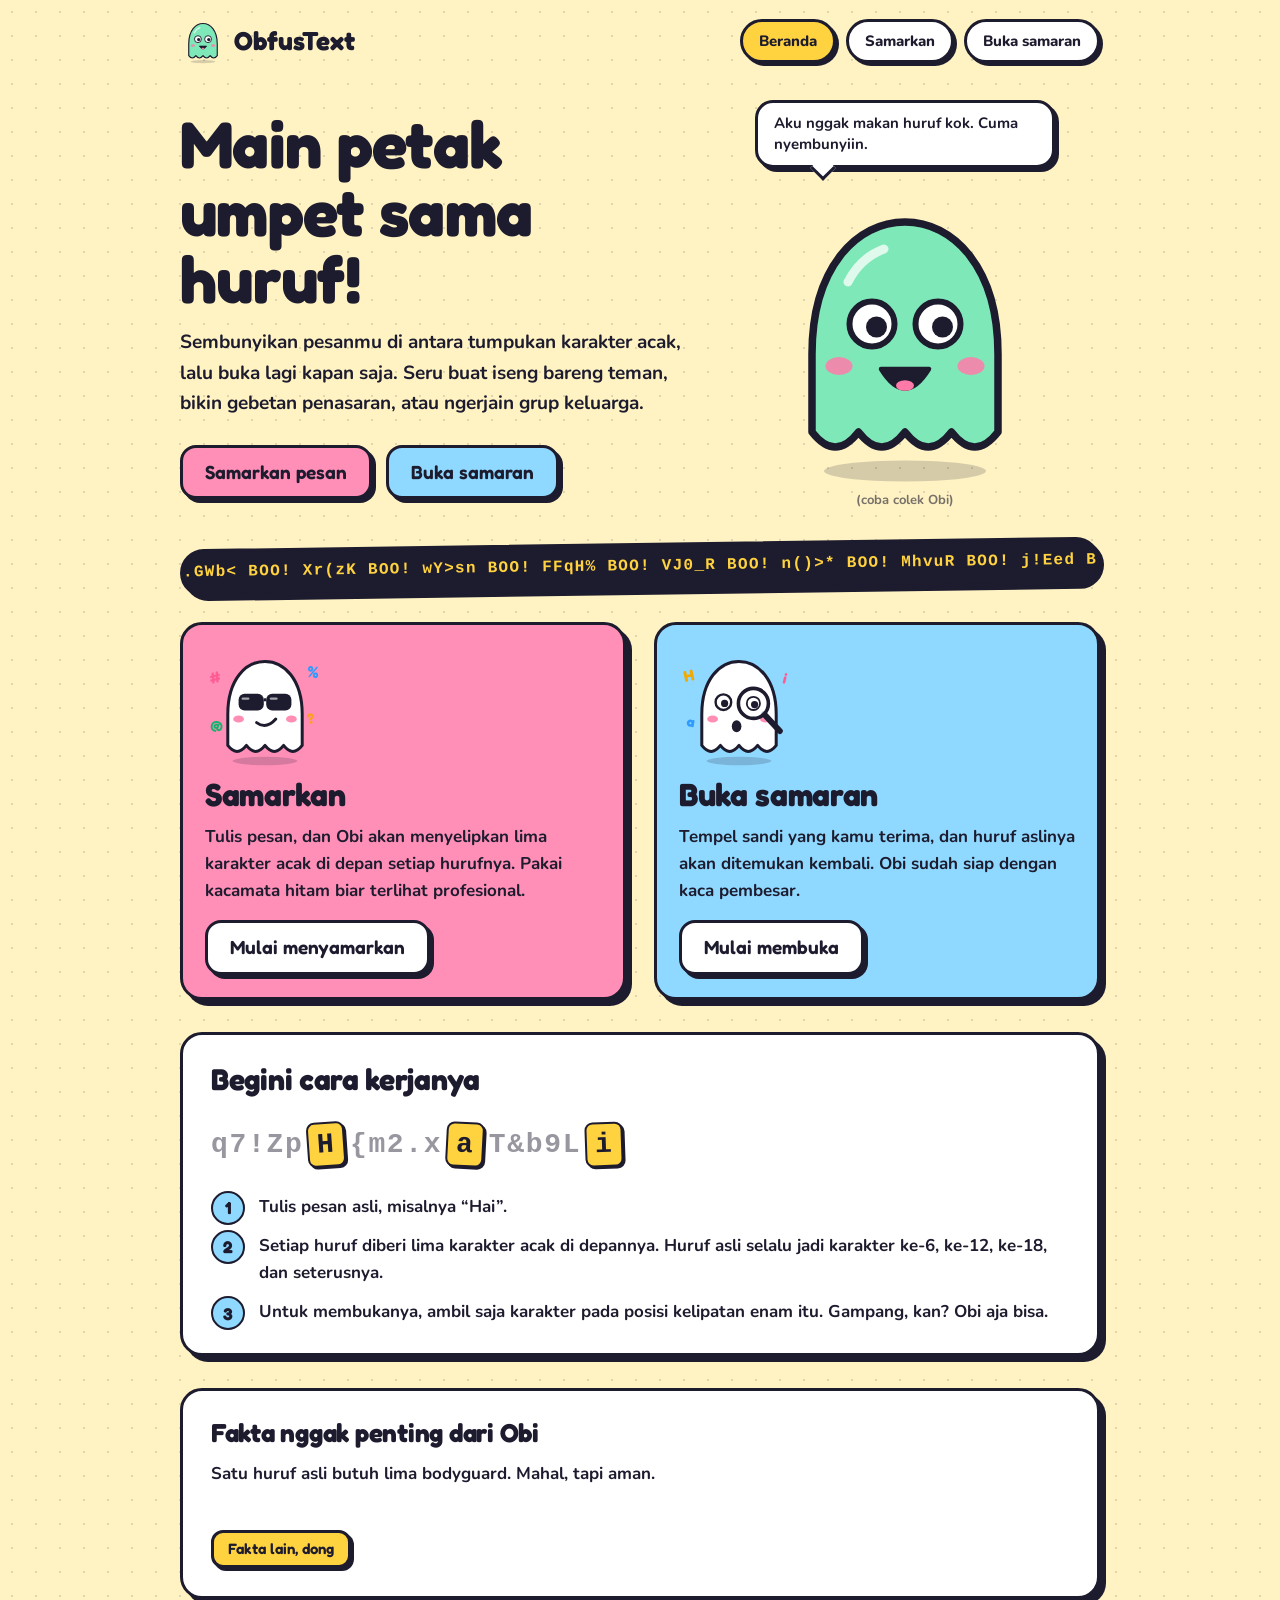
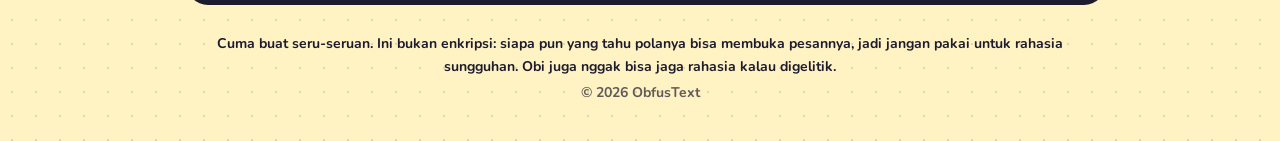
<file: index.html>
<!DOCTYPE html>
<html lang="id">
<head>
<meta charset="UTF-8">
<meta name="viewport" content="width=device-width, initial-scale=1">
<meta name="google-site-verification" content="hmAgmkm3hf_NlYyFIFxW-_OBzYk5wHlc07R37JQppXQ" />
<title>Beranda | ObfusText</title>
<meta name="description" content="Mainan steganografi teks: samarkan pesan di antara karakter acak, lalu buka lagi. Ditemani Obi si hantu kecil.">
<meta name="theme-color" content="#fff3c4">
<link rel="preconnect" href="https://fonts.googleapis.com">
<link rel="preconnect" href="https://fonts.gstatic.com" crossorigin>
<link rel="stylesheet" href="https://fonts.googleapis.com/css2?family=Fredoka:wght@500;600;700&family=Nunito:wght@500;700;800&display=swap">
<link rel="stylesheet" href="style.css">
</head>
<body data-page="home">

<header class="top">
    <a class="logo" href="index.html">
        <span data-mascot="happy" data-body="#7ee8b8" data-decor></span>
        <span>ObfusText</span>
    </a>
    <nav class="nav" aria-label="Menu utama">
        <a href="index.html" aria-current="page">Beranda</a>
        <a href="samarkan.html">Samarkan</a>
        <a href="buka.html">Buka samaran</a>
    </nav>
</header>

<main class="main">

<section class="hero">
    <div class="hero-text">
        <h1>Main petak umpet sama huruf!</h1>
        <p class="lede">Sembunyikan pesanmu di antara tumpukan karakter acak, lalu buka lagi kapan saja. Seru buat iseng bareng teman, bikin gebetan penasaran, atau ngerjain grup keluarga.</p>
        <div class="cta">
            <a class="btn btn-pink" href="samarkan.html">Samarkan pesan</a>
            <a class="btn btn-sky" href="buka.html">Buka samaran</a>
        </div>
    </div>
    <div class="hero-art">
        <div class="speech" id="quip" aria-live="polite">Halo! Aku Obi.</div>
        <div data-mascot="happy" data-body="#7ee8b8" data-poke></div>
        <p class="poke-hint">(coba colek Obi)</p>
    </div>
</section>

<div class="ticker" aria-hidden="true"><div class="ticker-track" id="ticker"></div></div>

<section class="features" aria-label="Pilih fitur">
    <a class="feature pink" href="samarkan.html">
        <div class="feature-art" data-mascot="spy" data-body="#ffffff" data-decor></div>
        <h2>Samarkan</h2>
        <p>Tulis pesan, dan Obi akan menyelipkan lima karakter acak di depan setiap hurufnya. Pakai kacamata hitam biar terlihat profesional.</p>
        <span class="btn btn-white">Mulai menyamarkan</span>
    </a>
    <a class="feature sky" href="buka.html">
        <div class="feature-art" data-mascot="detective" data-body="#ffffff" data-decor></div>
        <h2>Buka samaran</h2>
        <p>Tempel sandi yang kamu terima, dan huruf aslinya akan ditemukan kembali. Obi sudah siap dengan kaca pembesar.</p>
        <span class="btn btn-white">Mulai membuka</span>
    </a>
</section>

<section class="card how">
    <h2>Begini cara kerjanya</h2>
    <div class="demo" aria-label="Contoh: kata Hai disamarkan menjadi karakter acak">
        <span class="n">q7!Zp</span><b>H</b><span class="n">{m2.x</span><b>a</b><span class="n">T&amp;b9L</span><b>i</b>
    </div>
    <ol class="steps">
        <li>Tulis pesan asli, misalnya “Hai”.</li>
        <li>Setiap huruf diberi lima karakter acak di depannya. Huruf asli selalu jadi karakter ke-6, ke-12, ke-18, dan seterusnya.</li>
        <li>Untuk membukanya, ambil saja karakter pada posisi kelipatan enam itu. Gampang, kan? Obi aja bisa.</li>
    </ol>
</section>

<section class="card facts">
    <h2>Fakta nggak penting dari Obi</h2>
    <p id="fact" class="fact">Memuat fakta...</p>
    <button type="button" class="btn btn-yellow btn-small" id="nextFact">Fakta lain, dong</button>
</section>

</main>

<footer class="foot">
    <p>Cuma buat seru-seruan. Ini bukan enkripsi: siapa pun yang tahu polanya bisa membuka pesannya, jadi jangan pakai untuk rahasia sungguhan. Obi juga nggak bisa jaga rahasia kalau digelitik.</p>
    <p>&copy; <span id="year">2026</span> ObfusText</p>
</footer>

<script src="app.js"></script>
</body>
</html>
</file>
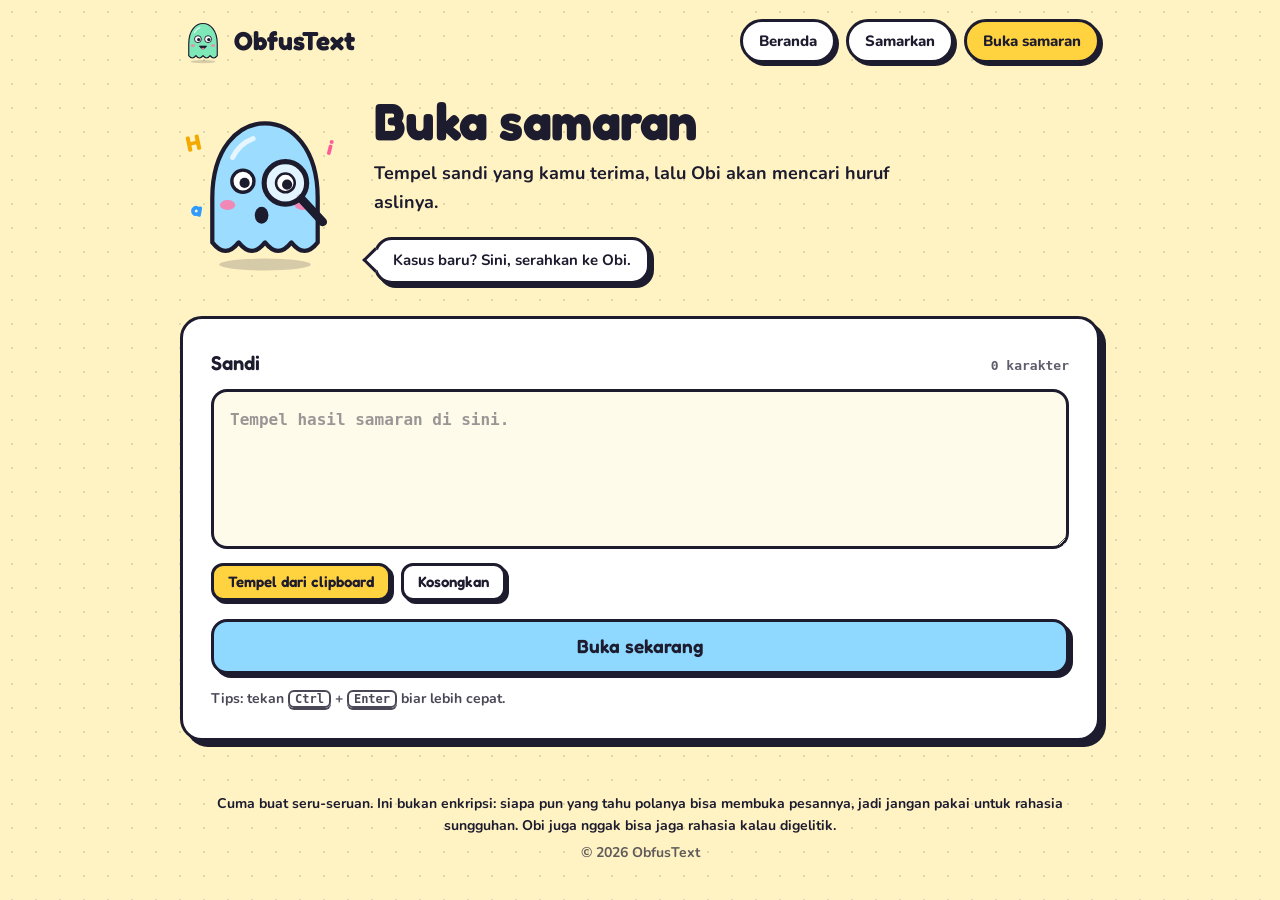
<file: buka.html>
<!DOCTYPE html>
<html lang="id">
<head>
<meta charset="UTF-8">
<meta name="viewport" content="width=device-width, initial-scale=1">
<title>Buka samaran | ObfusText</title>
<meta name="description" content="Tempel sandi, temukan kembali huruf aslinya.">
<meta name="theme-color" content="#fff3c4">
<link rel="preconnect" href="https://fonts.googleapis.com">
<link rel="preconnect" href="https://fonts.gstatic.com" crossorigin>
<link rel="stylesheet" href="https://fonts.googleapis.com/css2?family=Fredoka:wght@500;600;700&family=Nunito:wght@500;700;800&display=swap">
<link rel="stylesheet" href="style.css">
</head>
<body data-page="buka">

<header class="top">
    <a class="logo" href="index.html">
        <span data-mascot="happy" data-body="#7ee8b8" data-decor></span>
        <span>ObfusText</span>
    </a>
    <nav class="nav" aria-label="Menu utama">
        <a href="index.html">Beranda</a>
        <a href="samarkan.html">Samarkan</a>
        <a href="buka.html" aria-current="page">Buka samaran</a>
    </nav>
</header>

<main class="main">

<section class="head">
    <div class="head-art" id="headArt" data-mascot="detective" data-body="#9bdcff" data-poke></div>
    <div>
        <h1>Buka samaran</h1>
        <p class="lede">Tempel sandi yang kamu terima, lalu Obi akan mencari huruf aslinya.</p>
        <div class="speech inline" id="quip" aria-live="polite">Kasus baru? Sini, serahkan ke Obi.</div>
    </div>
</section>

<form class="card" id="form" autocomplete="off">
    <label class="field" for="teks">
        <span>Sandi</span>
        <span class="count" data-count-for="teks">0 karakter</span>
    </label>
    <textarea id="teks" name="teks" spellcheck="false" placeholder="Tempel hasil samaran di sini."></textarea>
    <div class="row-tools">
        <button type="button" class="btn btn-yellow btn-small" id="tempel">Tempel dari clipboard</button>
        <button type="button" class="btn btn-white btn-small" id="hapus">Kosongkan</button>
    </div>
    <button type="submit" class="btn btn-sky btn-block">Buka sekarang</button>
    <p class="hint">Tips: tekan <kbd>Ctrl</kbd> + <kbd>Enter</kbd> biar lebih cepat.</p>
</form>

<section class="result" id="hasil" aria-live="polite" hidden>
    <div class="notice" id="notice" hidden></div>
    <div id="resultBody" hidden>
        <div class="bubble">
            <div class="result-head">
                <h2>Pesan aslinya <span class="meta" id="meta"></span></h2>
                <div class="tools">
                    <button type="button" class="btn btn-yellow btn-small" id="salin">Salin</button>
                </div>
            </div>
            <div class="out plain" id="out"></div>
        </div>
        <div class="next">
            <button type="button" class="btn btn-pink" id="toSamarkan">Samarkan lagi pesan ini</button>
        </div>
    </div>
</section>

</main>

<footer class="foot">
    <p>Cuma buat seru-seruan. Ini bukan enkripsi: siapa pun yang tahu polanya bisa membuka pesannya, jadi jangan pakai untuk rahasia sungguhan. Obi juga nggak bisa jaga rahasia kalau digelitik.</p>
    <p>&copy; <span id="year">2026</span> ObfusText</p>
</footer>

<script src="app.js"></script>
</body>
</html>
</file>
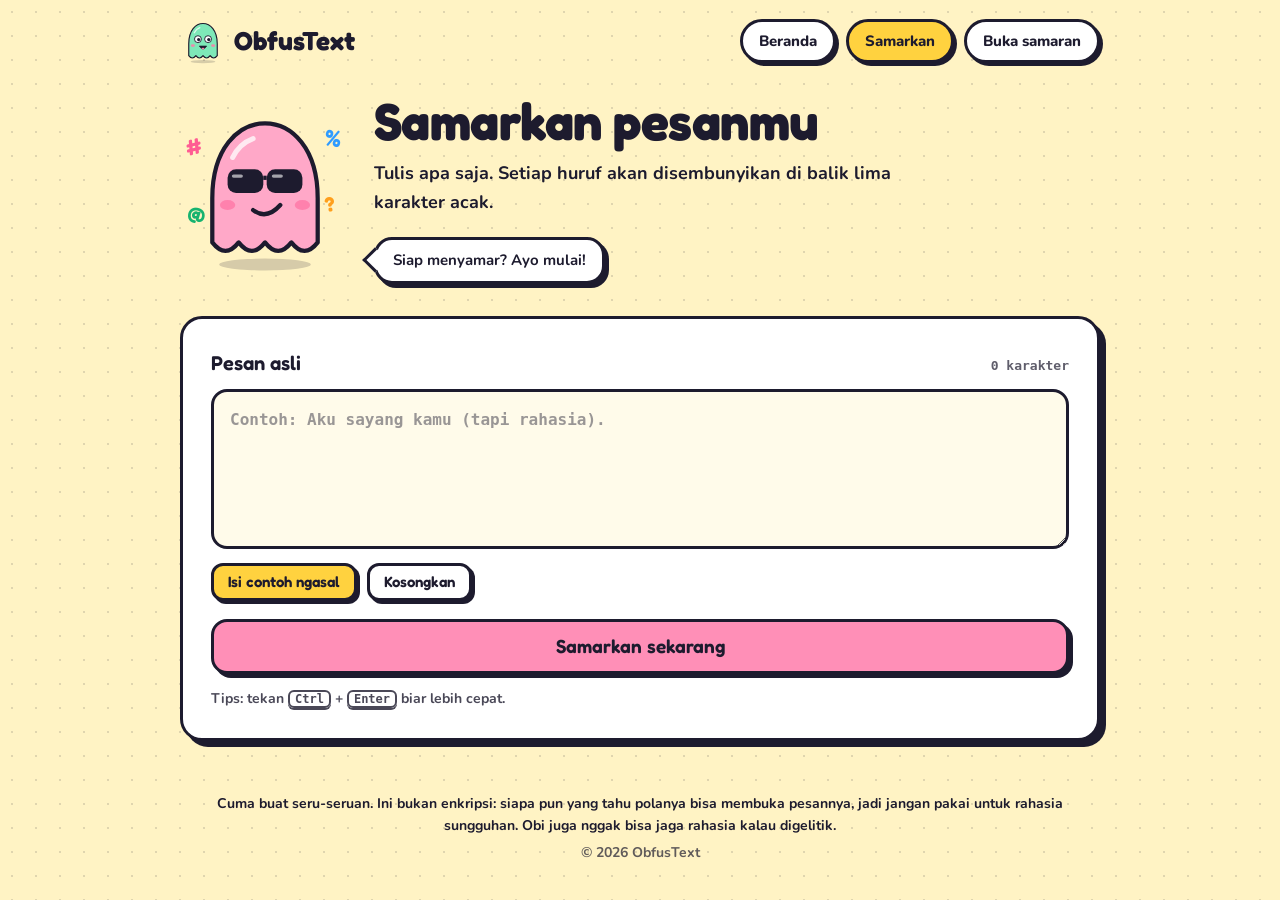
<file: samarkan.html>
<!DOCTYPE html>
<html lang="id">
<head>
<meta charset="UTF-8">
<meta name="viewport" content="width=device-width, initial-scale=1">
<title>Samarkan | ObfusText</title>
<meta name="description" content="Samarkan pesanmu di balik lima karakter acak per huruf.">
<meta name="theme-color" content="#fff3c4">
<link rel="preconnect" href="https://fonts.googleapis.com">
<link rel="preconnect" href="https://fonts.gstatic.com" crossorigin>
<link rel="stylesheet" href="https://fonts.googleapis.com/css2?family=Fredoka:wght@500;600;700&family=Nunito:wght@500;700;800&display=swap">
<link rel="stylesheet" href="style.css">
</head>
<body data-page="samarkan">

<header class="top">
    <a class="logo" href="index.html">
        <span data-mascot="happy" data-body="#7ee8b8" data-decor></span>
        <span>ObfusText</span>
    </a>
    <nav class="nav" aria-label="Menu utama">
        <a href="index.html">Beranda</a>
        <a href="samarkan.html" aria-current="page">Samarkan</a>
        <a href="buka.html">Buka samaran</a>
    </nav>
</header>

<main class="main">

<section class="head">
    <div class="head-art" id="headArt" data-mascot="spy" data-body="#ffa8c8" data-poke></div>
    <div>
        <h1>Samarkan pesanmu</h1>
        <p class="lede">Tulis apa saja. Setiap huruf akan disembunyikan di balik lima karakter acak.</p>
        <div class="speech inline" id="quip" aria-live="polite">Siap menyamar? Ayo mulai!</div>
    </div>
</section>

<form class="card" id="form" autocomplete="off">
    <label class="field" for="teks">
        <span>Pesan asli</span>
        <span class="count" data-count-for="teks">0 karakter</span>
    </label>
    <textarea id="teks" name="teks" spellcheck="false" placeholder="Contoh: Ketemu di kantin jam 12 ya!"></textarea>
    <div class="row-tools">
        <button type="button" class="btn btn-yellow btn-small" id="contoh">Isi contoh ngasal</button>
        <button type="button" class="btn btn-white btn-small" id="hapus">Kosongkan</button>
    </div>
    <button type="submit" class="btn btn-pink btn-block">Samarkan sekarang</button>
    <p class="hint">Tips: tekan <kbd>Ctrl</kbd> + <kbd>Enter</kbd> biar lebih cepat.</p>
</form>

<section class="card result mint" id="hasil" aria-live="polite" hidden>
    <div class="notice" id="notice" hidden></div>
    <div id="resultBody" hidden>
        <div class="result-head">
            <h2>Hasil samaran <span class="meta" id="meta"></span></h2>
            <div class="tools">
                <label class="toggle"><input type="checkbox" id="sorot" checked> Tandai huruf asli</label>
                <button type="button" class="btn btn-white btn-small" id="salin">Salin</button>
                <button type="button" class="btn btn-white btn-small" id="wa">Kirim ke WA</button>
            </div>
        </div>
        <div class="out sorot" id="out"></div>
    </div>
</section>

<div class="next" id="next" hidden>
    <button type="button" class="btn btn-sky" id="toBuka">Coba buka lagi di halaman Buka samaran</button>
</div>

</main>

<footer class="foot">
    <p>Cuma buat seru-seruan. Ini bukan enkripsi: siapa pun yang tahu polanya bisa membuka pesannya, jadi jangan pakai untuk rahasia sungguhan. Obi juga nggak bisa jaga rahasia kalau digelitik.</p>
    <p>&copy; <span id="year">2026</span> ObfusText</p>
</footer>

<script src="app.js"></script>
</body>
</html>
</file>
<file: style.css>
/* ==========================================
   ObfusText - gaya kartun
   Garis tebal, bayangan keras, warna cerah
   ========================================== */

:root {
    --ink:    #1d1b2e;
    --paper:  #fff3c4;
    --white:  #ffffff;
    --yellow: #ffd23f;
    --pink:   #ff8fb7;
    --mint:   #7ee8b8;
    --sky:    #8fd8ff;
    --warn:   #ffe28a;
    --focus:  #2f9bff;

    --display: "Fredoka", "Arial Rounded MT Bold", "Trebuchet MS", system-ui, sans-serif;
    --body:    "Nunito", "Trebuchet MS", system-ui, sans-serif;
    --mono:    ui-monospace, "SF Mono", "Cascadia Mono", Menlo, Consolas, monospace;

    --line:   3px;
    --radius: 22px;
}

*, *::before, *::after { box-sizing: border-box; }
* { margin: 0; }

body {
    font-family: var(--body);
    font-weight: 700;
    font-size: 17px;
    line-height: 1.6;
    color: var(--ink);
    background-color: var(--paper);
    background-image: radial-gradient(rgba(29, 27, 46, .14) 1.4px, transparent 1.4px);
    background-size: 24px 24px;
    min-height: 100vh;
    display: flex;
    flex-direction: column;
}

:focus-visible { outline: 4px solid var(--focus); outline-offset: 3px; }

h1, h2 { font-family: var(--display); font-weight: 700; line-height: 1.1; letter-spacing: -0.01em; }

.mascot { display: block; width: 100%; height: auto; overflow: visible; }
[data-mascot] { display: block; }
.logo [data-mascot] { width: 46px; }
.pupil { transition: transform .08s linear; }
.mascot text { font-family: var(--display); font-weight: 700; }

/* ---------- Navigasi ---------- */
.top {
    width: 100%;
    max-width: 960px;
    margin: 0 auto;
    padding: 18px 20px 0;
    display: flex;
    flex-wrap: wrap;
    align-items: center;
    justify-content: space-between;
    gap: 12px 20px;
}
.logo {
    display: flex;
    align-items: center;
    gap: 8px;
    color: var(--ink);
    text-decoration: none;
    font-family: var(--display);
    font-weight: 700;
    font-size: 26px;
}

.nav { display: flex; flex-wrap: wrap; gap: 10px; }
.nav a {
    color: var(--ink);
    text-decoration: none;
    font-weight: 800;
    font-size: 15px;
    background: var(--white);
    border: var(--line) solid var(--ink);
    border-radius: 999px;
    padding: 7px 16px;
    box-shadow: 3px 3px 0 var(--ink);
    transition: transform .12s, box-shadow .12s;
}
.nav a:hover { transform: translate(-1px, -1px); box-shadow: 4px 4px 0 var(--ink); }
.nav a:active { transform: translate(2px, 2px); box-shadow: 1px 1px 0 var(--ink); }
.nav a[aria-current="page"] { background: var(--yellow); }

/* ---------- Tata letak ---------- */
.main {
    width: 100%;
    max-width: 960px;
    margin: 0 auto;
    padding: 28px 20px 24px;
    flex: 1;
}
.main > * + * { margin-top: 32px; }

.lede { font-size: 19px; max-width: 30em; margin-top: 14px; }

/* ---------- Kartu & tombol ---------- */
.card {
    background: var(--white);
    border: var(--line) solid var(--ink);
    border-radius: var(--radius);
    box-shadow: 6px 6px 0 var(--ink);
    padding: clamp(18px, 4vw, 28px);
}
.card.mint { background: var(--mint); }

.btn {
    appearance: none;
    display: inline-block;
    font-family: var(--display);
    font-weight: 600;
    font-size: 19px;
    line-height: 1.2;
    text-align: center;
    text-decoration: none;
    color: var(--ink);
    cursor: pointer;
    border: var(--line) solid var(--ink);
    border-radius: 16px;
    padding: 13px 22px;
    box-shadow: 4px 4px 0 var(--ink);
    transition: transform .12s, box-shadow .12s;
}
.btn:hover { transform: translate(-2px, -2px); box-shadow: 6px 6px 0 var(--ink); }
.btn:active { transform: translate(3px, 3px); box-shadow: 1px 1px 0 var(--ink); }
.btn-pink   { background: var(--pink); }
.btn-sky    { background: var(--sky); }
.btn-yellow { background: var(--yellow); }
.btn-white  { background: var(--white); }
.btn-block  { display: block; width: 100%; margin-top: 18px; }
.btn-small  { font-size: 15px; padding: 7px 14px; border-radius: 12px; box-shadow: 3px 3px 0 var(--ink); }

/* ---------- Beranda ---------- */
.hero {
    display: grid;
    grid-template-columns: 1.3fr 1fr;
    align-items: center;
    gap: 24px;
    padding-top: 8px;
}
.hero h1 { font-size: clamp(38px, 7vw, 66px); line-height: 1.02; }
.hero-art { max-width: 300px; justify-self: center; width: 100%; }
.hero-art .mascot, .head-art .mascot { animation: bob 3.2s ease-in-out infinite; }
.logo:hover .mascot { animation: bob .8s ease-in-out infinite; }
@keyframes bob {
    0%, 100% { transform: translateY(0) rotate(-1.5deg); }
    50%      { transform: translateY(-10px) rotate(1.5deg); }
}
.cta { display: flex; flex-wrap: wrap; gap: 14px; margin-top: 26px; }

.features { display: grid; grid-template-columns: 1fr 1fr; gap: 28px; }
.feature {
    display: flex;
    flex-direction: column;
    align-items: flex-start;
    gap: 10px;
    color: var(--ink);
    text-decoration: none;
    border: var(--line) solid var(--ink);
    border-radius: var(--radius);
    box-shadow: 6px 6px 0 var(--ink);
    padding: 22px;
    transition: transform .15s, box-shadow .15s;
}
.feature:hover { transform: translate(-3px, -3px) rotate(-.4deg); box-shadow: 9px 9px 0 var(--ink); }
.feature:active { transform: translate(3px, 3px); box-shadow: 2px 2px 0 var(--ink); }
.feature.pink { background: var(--pink); }
.feature.sky  { background: var(--sky); }
.feature-art { width: 120px; }
.feature h2 { font-size: 32px; }
.feature p { flex: 1; }
.feature .btn { margin-top: 6px; }

.how h2 { font-size: 30px; }
.demo {
    margin: 20px 0 6px;
    font-family: var(--mono);
    font-size: clamp(17px, 4.4vw, 28px);
    font-weight: 700;
    letter-spacing: .06em;
    line-height: 2.1;
    word-break: break-all;
}
.demo .n { opacity: .45; }
.demo b {
    font-weight: 800;
    background: var(--yellow);
    border: 2px solid var(--ink);
    border-radius: 8px;
    padding: 1px 8px;
    margin: 0 4px;
    display: inline-block;
    line-height: 1.4;
    box-shadow: 2px 2px 0 var(--ink);
}
.demo b:nth-of-type(1) { transform: rotate(-4deg); }
.demo b:nth-of-type(2) { transform: rotate(3deg); }
.demo b:nth-of-type(3) { transform: rotate(-2deg); }

.steps { list-style: none; padding: 0; margin-top: 18px; counter-reset: langkah; display: grid; gap: 12px; }
.steps li { counter-increment: langkah; position: relative; padding-left: 48px; }
.steps li::before {
    content: counter(langkah);
    position: absolute;
    left: 0;
    top: -2px;
    width: 34px;
    height: 34px;
    display: grid;
    place-items: center;
    font-family: var(--display);
    font-weight: 700;
    background: var(--sky);
    border: 2px solid var(--ink);
    border-radius: 50%;
}

/* ---------- Halaman fitur ---------- */
.head { display: flex; align-items: center; gap: 24px; }
.head-art { width: clamp(110px, 24vw, 170px); flex: none; }
.head h1 { font-size: clamp(32px, 6vw, 52px); }
.head .lede { font-size: 18px; margin-top: 10px; }

label.field {
    display: flex;
    justify-content: space-between;
    align-items: baseline;
    gap: 12px;
    font-family: var(--display);
    font-weight: 600;
    font-size: 20px;
    margin-bottom: 10px;
}
.count { font-family: var(--mono); font-size: 13px; font-weight: 700; opacity: .7; }

textarea {
    display: block;
    width: 100%;
    min-height: 160px;
    resize: vertical;
    font-family: var(--mono);
    font-size: 16px;
    font-weight: 700;
    line-height: 1.7;
    color: var(--ink);
    background: #fffbea;
    border: var(--line) solid var(--ink);
    border-radius: 16px;
    padding: 14px 16px;
}
textarea::placeholder { color: rgba(29, 27, 46, .45); }
textarea:focus { outline: none; box-shadow: 0 0 0 5px var(--sky); }

.hint { margin-top: 14px; font-size: 14px; opacity: .8; }
kbd {
    font-family: var(--mono);
    font-size: 12px;
    background: var(--white);
    border: 2px solid var(--ink);
    border-radius: 6px;
    padding: 0 5px;
    box-shadow: 0 2px 0 var(--ink);
}

/* ---------- Hasil ---------- */
.result { scroll-margin-top: 20px; }
.result-head {
    display: flex;
    flex-wrap: wrap;
    align-items: center;
    justify-content: space-between;
    gap: 10px 16px;
    margin-bottom: 14px;
}
.result-head h2 { font-size: 24px; }
.meta { font-family: var(--mono); font-size: 13px; font-weight: 700; margin-left: 6px; opacity: .7; }
.tools { display: flex; flex-wrap: wrap; align-items: center; gap: 12px; }
.toggle { display: inline-flex; align-items: center; gap: 8px; font-size: 14px; cursor: pointer; user-select: none; }
.toggle input { width: 20px; height: 20px; accent-color: var(--ink); }

.out {
    font-family: var(--mono);
    font-size: 16px;
    font-weight: 700;
    line-height: 2.1;
    letter-spacing: .04em;
    white-space: pre-wrap;
    word-break: break-all;
    background: var(--white);
    border: var(--line) solid var(--ink);
    border-radius: 16px;
    padding: 14px 16px;
    max-height: 340px;
    overflow: auto;
}
.out i, .out b { font-style: normal; font-weight: 700; }
.out i { opacity: .5; }
.out.sorot b {
    background: var(--yellow);
    border: 2px solid var(--ink);
    border-radius: 6px;
    padding: 0 4px;
    margin: 0 1px;
}
.out.plain { letter-spacing: 0; line-height: 1.7; font-size: 18px; word-break: normal; overflow-wrap: anywhere; }

.notice {
    margin-bottom: 14px;
    padding: 10px 16px;
    background: var(--warn);
    border: 2px solid var(--ink);
    border-radius: 14px;
    font-size: 15px;
}

.bubble {
    position: relative;
    background: var(--white);
    border: var(--line) solid var(--ink);
    border-radius: var(--radius);
    box-shadow: 6px 6px 0 var(--ink);
    padding: clamp(18px, 4vw, 28px);
}
.bubble::before {
    content: "";
    position: absolute;
    top: -12px;
    left: 44px;
    width: 20px;
    height: 20px;
    background: var(--white);
    border-top: var(--line) solid var(--ink);
    border-left: var(--line) solid var(--ink);
    transform: rotate(45deg);
}
.bubble .out { background: #fffbea; }

.next { margin-top: 24px; }

/* ---------- Footer ---------- */
.foot {
    width: 100%;
    max-width: 960px;
    margin: 0 auto;
    padding: 10px 20px 36px;
    text-align: center;
    font-size: 14px;
}
.foot p + p { margin-top: 4px; opacity: .7; }

/* ---------- Responsif ---------- */
@media (max-width: 720px) {
    .hero { grid-template-columns: 1fr; }
    .hero-art { max-width: 200px; order: -1; justify-self: start; }
    .features { grid-template-columns: 1fr; }
}
@media (max-width: 520px) {
    body { font-size: 16px; }
    .head { flex-direction: column; align-items: flex-start; gap: 12px; }
    .btn-block, .cta .btn { width: 100%; }
}

@media (prefers-reduced-motion: reduce) {
    .hero-art .mascot, .head-art .mascot { animation: none; }
    .btn, .nav a, .feature { transition: none; }
    .ticker-track { animation: none; }
    [data-poke].squish, [data-poke].spin, .speech.wiggle { animation: none; }
    .out .pop { animation: none; }
}

/* ==========================================
   Tambahan: tingkah Obi
   ========================================== */

/* Gelembung bicara */
.speech {
    position: relative;
    background: var(--white);
    border: var(--line) solid var(--ink);
    border-radius: 18px;
    box-shadow: 4px 4px 0 var(--ink);
    padding: 10px 16px;
    font-size: 15px;
    line-height: 1.4;
    margin-bottom: 18px;
    min-height: 3.2em;
}
.speech::after {
    content: "";
    position: absolute;
    bottom: -12px;
    left: 56px;
    width: 18px;
    height: 18px;
    background: var(--white);
    border-right: var(--line) solid var(--ink);
    border-bottom: var(--line) solid var(--ink);
    transform: rotate(45deg);
}
.speech.inline { display: inline-block; max-width: 30em; margin: 20px 0 0; min-height: 0; }
.speech.inline::after { left: -11px; bottom: auto; top: 50%; margin-top: -9px; border: 0; border-left: var(--line) solid var(--ink); border-bottom: var(--line) solid var(--ink); }
.speech.wiggle { animation: wiggle .5s ease; }
@keyframes wiggle {
    0%   { transform: scale(.9) rotate(-2deg); }
    40%  { transform: scale(1.04) rotate(1.5deg); }
    100% { transform: scale(1) rotate(0); }
}

/* Obi bisa dicolek */
[data-poke] { cursor: pointer; -webkit-tap-highlight-color: transparent; }
[data-poke]:focus-visible { outline-offset: 6px; border-radius: 24px; }
[data-poke].squish .mascot { animation: squish .45s ease; }
[data-poke].spin .mascot   { animation: spin 1.4s cubic-bezier(.4, 1.6, .5, 1); }
@keyframes squish {
    0%   { transform: scale(1, 1); }
    30%  { transform: scale(1.18, .78) translateY(10px); }
    60%  { transform: scale(.9, 1.15) translateY(-10px); }
    100% { transform: scale(1, 1); }
}
@keyframes spin {
    0%   { transform: rotate(0) scale(1); }
    50%  { transform: rotate(540deg) scale(.7); }
    100% { transform: rotate(1080deg) scale(1); }
}
.poke-hint { text-align: center; font-size: 13px; opacity: .6; margin-top: 4px; }

/* Ticker karakter acak */
.ticker {
    overflow: hidden;
    border: var(--line) solid var(--ink);
    border-radius: 999px;
    background: var(--ink);
    color: var(--yellow);
    box-shadow: 4px 4px 0 var(--ink);
    transform: rotate(-.8deg);
    font-family: var(--mono);
    font-weight: 800;
    font-size: 16px;
    padding: 8px 0;
}
.ticker-track { display: flex; width: max-content; animation: slide 40s linear infinite; }
.ticker-track span { white-space: nowrap; padding-right: 1ch; letter-spacing: .08em; }
@keyframes slide { to { transform: translateX(-50%); } }

/* Fakta nggak penting */
.facts h2 { font-size: 26px; }
.fact { margin: 12px 0 16px; min-height: 3.2em; }

/* Alat di bawah textarea */
.row-tools { display: flex; flex-wrap: wrap; gap: 10px; margin-top: 14px; }

/* Hasil: muncul satu-satu */
.out .pop { animation: pop .35s cubic-bezier(.3, 1.7, .5, 1) both; }
@keyframes pop {
    from { opacity: 0; transform: translateY(8px) scale(.6); }
    to   { opacity: 1; transform: none; }
}
.out i.pop { animation-name: popNoise; }
@keyframes popNoise {
    from { opacity: 0; transform: translateY(8px) scale(.6); }
    to   { opacity: .5; transform: none; }
}

/* Konfeti */
.confetti { position: fixed; inset: 0; pointer-events: none; overflow: hidden; z-index: 50; }
.confetti span {
    position: absolute;
    top: -40px;
    font-family: var(--mono);
    font-weight: 800;
    animation-name: fall;
    animation-timing-function: ease-in;
    animation-fill-mode: forwards;
}
@keyframes fall {
    to { transform: translate(var(--dx), 110vh) rotate(var(--rot)); opacity: .2; }
}

.next { margin-top: 24px; }
[hidden] { display: none !important; }

@media (max-width: 520px) {
    .speech.inline { display: block; }
    .speech.inline::after { left: 40px; top: -12px; bottom: auto; margin: 0; border: 0; border-left: var(--line) solid var(--ink); border-top: var(--line) solid var(--ink); }
    .row-tools .btn { flex: 1 1 auto; }
}
</file>
